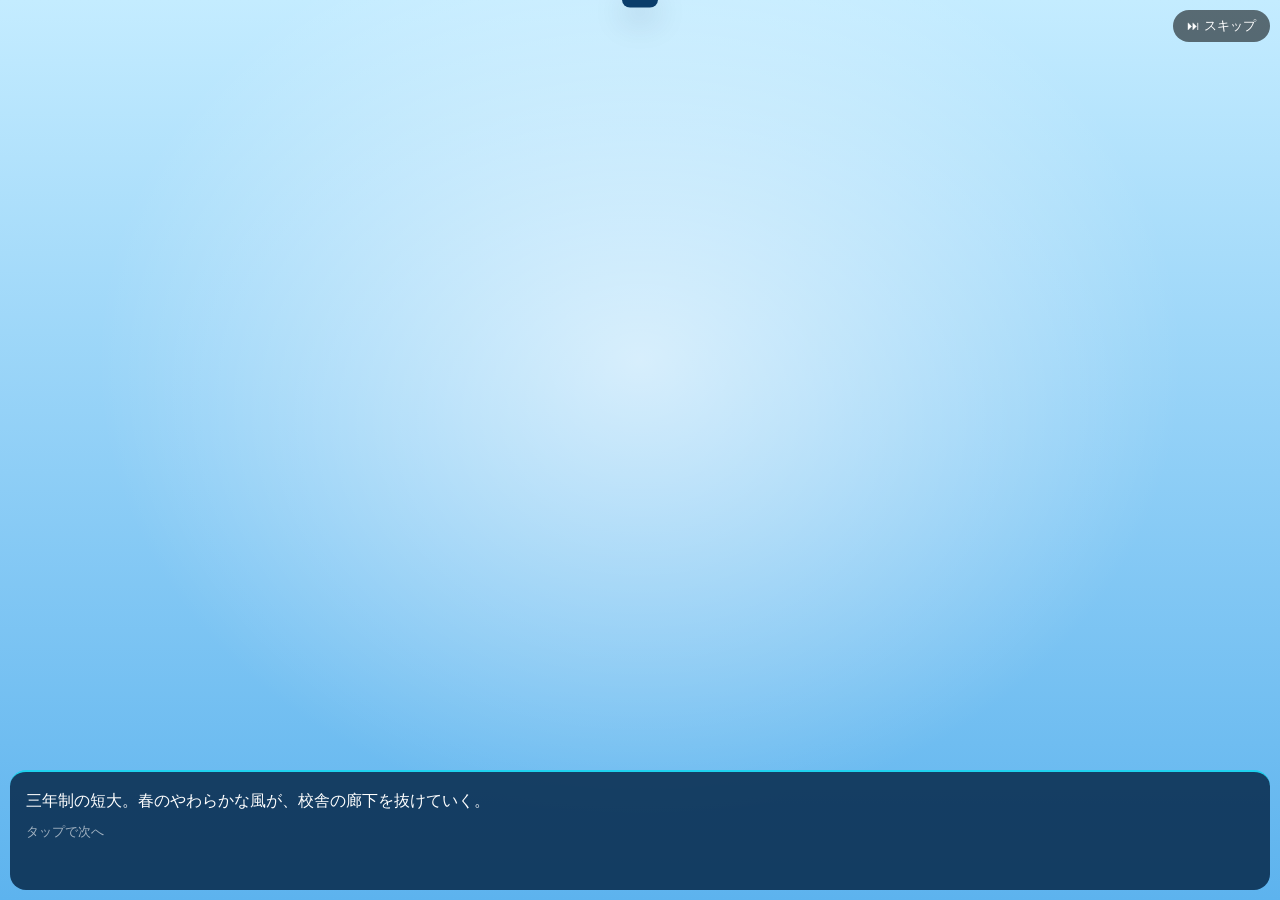
<file: index.html>
<!DOCTYPE html>
<html lang="ja"><head><meta charset="utf-8">
<meta name="viewport" content="width=device-width, initial-scale=1, viewport-fit=cover">
<meta name="theme-color" content="#2a8fe0"><title>女子バレー物語</title>
<link rel="manifest" href="manifest.webmanifest"><link rel="icon" href="icons/icon.svg">
<link rel="stylesheet" href="css/style.css"></head><body><main>
<header class="top"><span class="logo">女子バレー物語</span><span id="wk"></span><span id="ap"></span><span id="pop"></span></header>
<div class="game" id="game">
 <section class="frame stage"><button class="nav l" onclick="step(-1)" aria-label="前の部員">◀</button><button class="nav r" onclick="step(1)" aria-label="次の部員">▶</button>
  <div class="back" id="bgp"></div><div class="name" id="nm"></div><div class="fans" id="fans"></div><div class="pt" id="pt"></div><div class="say" id="say"></div></section>
 <aside class="frame side" id="side"></aside>
</div>
<section class="frame" id="panel"></section>
<nav class="cmd" id="cmd"></nav>
<div id="hist" hidden></div><!-- ログの保管場所（表示はスマホの「ログ」アプリ） -->
</main>
<div id="nv" onclick="Novel.next()"><div class="nvp" id="nvp"></div><div class="nvb"><b id="nvw"></b><p id="nvt"></p><small>タップで次へ</small></div></div>
<div id="bn"><div><span id="bn1"></span><small id="bn2"></small></div></div><div id="toast" role="status"></div>
<script src="js/data.js"></script><script src="js/novels.js"></script><script src="js/engine.js"></script><script src="js/harem.js"></script><script src="js/boss.js"></script><script src="js/phone.js"></script><script src="js/campus.js"></script><script src="js/ogkai.js"></script><script src="js/game.js"></script>
</body></html>
</file>
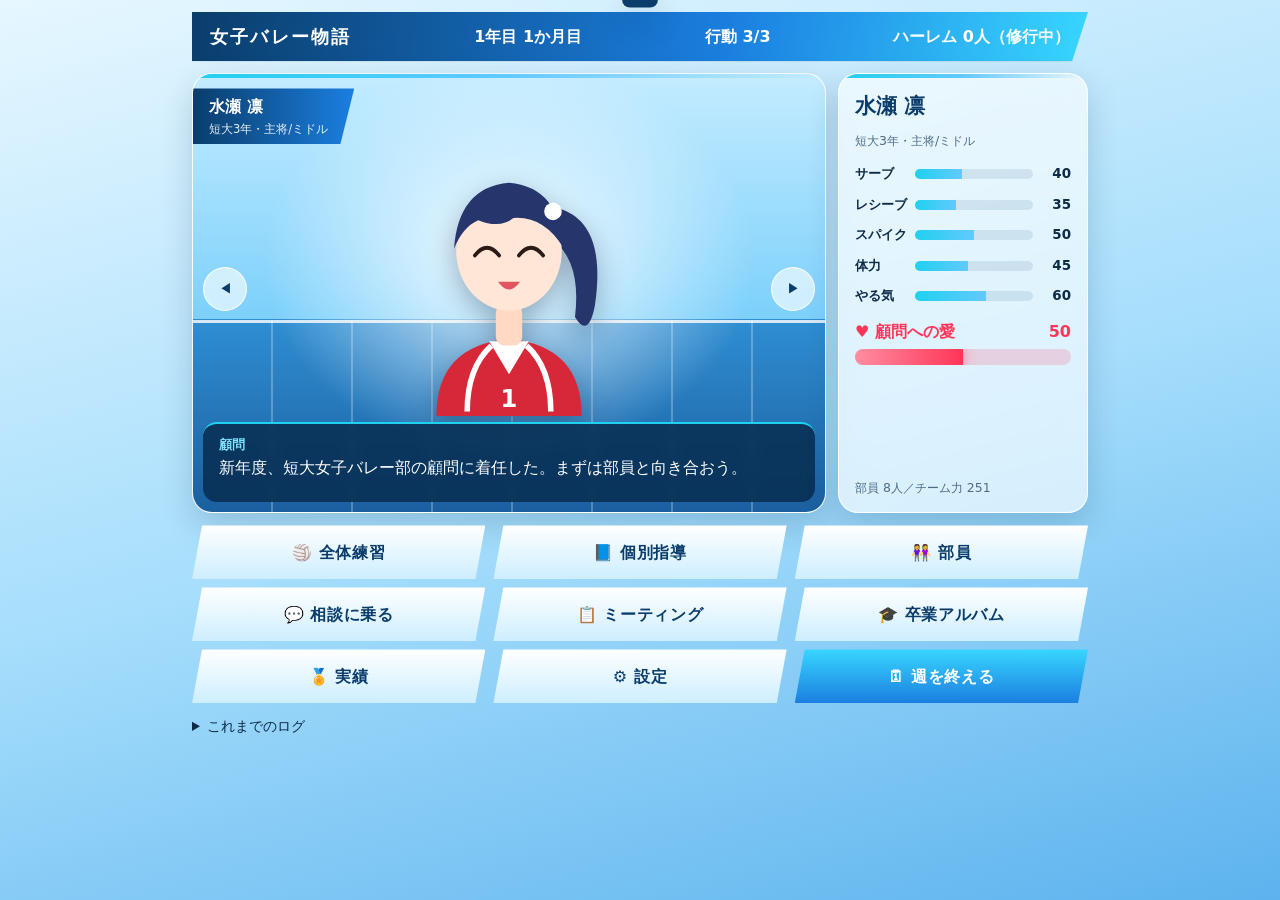
<file: joshi-volley/index.html>
<!DOCTYPE html>
<html lang="ja"><head><meta charset="utf-8">
<meta name="viewport" content="width=device-width, initial-scale=1, viewport-fit=cover">
<meta name="theme-color" content="#2a8fe0"><title>女子バレー物語</title>
<link rel="manifest" href="manifest.webmanifest"><link rel="icon" href="icons/icon.svg">
<link rel="stylesheet" href="css/style.css"></head><body><main>
<header class="top"><span class="logo">女子バレー物語</span><span id="wk"></span><span id="ap"></span><span id="pop"></span></header>
<div class="game" id="game">
 <section class="frame stage"><button class="nav l" onclick="step(-1)" aria-label="前の部員">◀</button><button class="nav r" onclick="step(1)" aria-label="次の部員">▶</button>
  <div class="name" id="nm"></div><div class="pt" id="pt"></div><div class="say" id="say"></div></section>
 <aside class="frame side" id="side"></aside>
</div>
<section class="frame" id="panel"></section>
<nav class="cmd" id="cmd"></nav>
<details><summary>これまでのログ</summary><div id="hist"></div></details>
</main>
<div id="nv" onclick="Novel.next()"><div class="nvp" id="nvp"></div><div class="nvb"><b id="nvw"></b><p id="nvt"></p><small>タップで次へ</small></div></div>
<div id="bn"><div><span id="bn1"></span><small id="bn2"></small></div></div><div id="toast" role="status"></div>
<script src="js/data.js"></script><script src="js/engine.js"></script><script src="js/game.js"></script>
</body></html>
</file>
<file: css/style.css>
/* 水色基調・ガラス調UI。色は :root の変数で一括変更できます */
:root{--sky:#62c9ff;--deep:#0a3d6b;--cyan:#1fd1ee;--love:#ff3558;--ink:#0d2b47;--mute:#4d6c86;--glass:rgba(255,255,255,.62);--edge:rgba(255,255,255,.95);--chip:rgba(10,61,107,.1);--bg:linear-gradient(165deg,#e6f7ff 0%,#a6defc 52%,#5db3ee 100%);--shadow:0 12px 32px rgba(6,40,74,.18);box-sizing:border-box;padding-top:env(safe-area-inset-top,0px);padding-bottom:env(safe-area-inset-bottom,0px)}
@media (prefers-color-scheme:dark){:root:not([data-theme="light"]){--deep:#bfe6ff;--ink:#e8f6ff;--mute:#9cc4e0;--glass:rgba(8,36,68,.66);--edge:rgba(120,200,255,.35);--chip:rgba(150,210,255,.15);--bg:linear-gradient(165deg,#06203a,#0a3560 60%,#0e4a80)}}
:root[data-theme="dark"]{--deep:#bfe6ff;--ink:#e8f6ff;--mute:#9cc4e0;--glass:rgba(8,36,68,.66);--edge:rgba(120,200,255,.35);--chip:rgba(150,210,255,.15);--bg:linear-gradient(165deg,#06203a,#0a3560 60%,#0e4a80)}
*{box-sizing:border-box}body{margin:0;min-height:100vh;background:var(--bg) fixed;color:var(--ink);font-family:"Hiragino Sans","Yu Gothic UI","Noto Sans JP",system-ui,sans-serif;line-height:1.6}
main{max-width:920px;margin:0 auto;padding:12px}
.top{display:flex;justify-content:space-between;align-items:center;gap:8px 16px;flex-wrap:wrap;padding:10px 18px;margin-bottom:12px;color:#fff;font-weight:700;background:linear-gradient(100deg,#0a3d6b,#1b7fe0 60%,#38d6ff);clip-path:polygon(0 0,100% 0,calc(100% - 16px) 100%,0 100%);box-shadow:var(--shadow)}
.logo{font-size:1.15rem;font-weight:900;letter-spacing:.12em}
/* 立ち絵フレームとステータスフレームは同じ .frame で枠を統一 */
.frame{position:relative;overflow:hidden;background:var(--glass);backdrop-filter:blur(12px);-webkit-backdrop-filter:blur(12px);border:1px solid var(--edge);border-radius:20px;box-shadow:var(--shadow)}
.frame:before{content:"";position:absolute;left:0;right:0;top:0;height:4px;z-index:6;background:linear-gradient(90deg,var(--cyan),var(--sky),transparent)}
.game{display:grid;grid-template-columns:1fr 250px;gap:12px;align-items:stretch}
@media(max-width:700px){.game{grid-template-columns:1fr}}
.stage{min-height:580px;background:linear-gradient(#eaf8ff,#b8e4fc)}   /* シンプルな単色グラデーション（床・ライト等の飾りは廃止） */
.pt{position:absolute;left:50%;bottom:96px;width:min(310px,72%);transform:translateX(-50%);z-index:2;filter:drop-shadow(0 10px 14px rgba(6,40,74,.35))}.pt svg,.pt img{width:100%;display:block}
.name{position:absolute;left:0;top:14px;z-index:3;padding:6px 26px 6px 16px;color:#fff;font-weight:800;background:linear-gradient(90deg,#0a3d6b,#1b7fe0);clip-path:polygon(0 0,100% 0,calc(100% - 14px) 100%,0 100%)}.name small{display:block;font-weight:500;font-size:.72rem;opacity:.9}
.say{position:absolute;left:10px;right:10px;bottom:10px;z-index:4;min-height:80px;padding:10px 16px;color:#fff;background:rgba(6,40,74,.8);backdrop-filter:blur(6px);border-radius:14px;border-top:2px solid var(--cyan)}.say b{display:block;font-size:.82rem;color:#7fe3ff}
.nav{position:absolute;top:44%;z-index:3;width:44px;height:44px;border-radius:50%;border:1px solid var(--edge);background:var(--glass);color:var(--deep);cursor:pointer;backdrop-filter:blur(6px)}.nav.l{left:10px}.nav.r{right:10px}
.side{padding:20px 16px 14px;display:flex;flex-direction:column;gap:12px}.side h3{margin:0;font-size:1.3rem;color:var(--deep);line-height:1.2}
.st{display:grid;grid-template-columns:auto 1fr 30px;gap:9px 8px;font-size:.84rem;align-items:center;font-weight:700}.st b{text-align:right}
.t{height:10px;background:var(--chip);border-radius:6px;overflow:hidden}.t i{display:block;height:100%;background:linear-gradient(90deg,var(--cyan),var(--sky))}
.love{display:grid;grid-template-columns:1fr auto;gap:5px 8px;align-items:center;font-weight:800;color:var(--love)}
.lb{grid-column:1/-1;height:16px;border-radius:8px;background:rgba(255,53,88,.18);overflow:hidden}.lb i{display:block;height:100%;background:linear-gradient(90deg,#ff8da0,var(--love));box-shadow:0 0 12px rgba(255,53,88,.6)}
.hint{margin:0;font-size:.78rem;color:var(--mute)}.side .hint:last-child{margin-top:auto}
.cmd{display:grid;grid-template-columns:repeat(3,1fr);gap:8px;margin-top:12px}
.cmd button{font:inherit;font-weight:800;letter-spacing:.04em;color:#0a3d6b;border:0;min-height:54px;padding:10px 8px;cursor:pointer;background:linear-gradient(180deg,#fff,#cdeeff);clip-path:polygon(10px 0,100% 0,calc(100% - 10px) 100%,0 100%);transition:filter .15s,transform .1s}
.cmd button:hover{filter:brightness(1.06) saturate(1.25);transform:translateY(-1px)}.cmd button:focus-visible{background:var(--cyan);color:#fff}
.cmd button.p{color:#fff;background:linear-gradient(180deg,#38d6ff,#1b7fe0)}
#panel{display:none;margin-top:12px;padding:18px 16px 14px}#panel h2{margin:0 0 10px;color:var(--deep);font-size:1.15rem}#panel h3{margin:14px 0 4px;font-size:.95rem;color:var(--deep)}
.ag{display:grid;grid-template-columns:repeat(auto-fill,minmax(230px,1fr));gap:10px}
.ac{display:grid;grid-template-columns:70px 1fr;gap:10px;background:var(--chip);border-radius:12px;padding:8px;font-size:.8rem;border:0;text-align:left;color:var(--ink);font-family:inherit}.ac svg,.ac img{width:70px}.ac b{font-size:.95rem}
button.ac{cursor:pointer}button.ac.on,button.ac:focus-visible{outline:3px solid var(--cyan)}
.ach{display:flex;gap:12px;align-items:center;padding:8px 10px;border-radius:10px;background:var(--chip);margin:5px 0;font-size:.85rem}.ach.lock{opacity:.5}.ach i{font-style:normal;font-size:1.4rem}
.set button,.set label.b{font:inherit;border:1px solid var(--edge);background:var(--chip);color:var(--ink);border-radius:10px;padding:8px 14px;margin:3px 4px 3px 0;cursor:pointer;display:inline-block}
.set input[type=range]{width:min(260px,100%);vertical-align:middle;accent-color:var(--cyan)}
details{margin-top:12px;font-size:.88rem}summary{cursor:pointer}#hist{max-height:180px;overflow:auto}#hist p{margin:3px 0}#hist .big{font-weight:700;color:var(--deep)}#hist .love{color:var(--love)}
#bn{position:fixed;inset:0;z-index:50;display:none;align-items:center;justify-content:center;text-align:center;color:#fff;background:repeating-linear-gradient(115deg,rgba(255,255,255,.08) 0 24px,transparent 24px 48px),linear-gradient(135deg,#0a3d6b,#1b7fe0 55%,#38d6ff)}
#bn.on{display:flex;animation:bn 1.6s forwards}#bn span{display:block;font-size:clamp(2rem,9vw,3.6rem);font-weight:900;letter-spacing:.1em}#bn small{font-size:1rem;letter-spacing:.2em}
@keyframes bn{0%{opacity:0}15%,80%{opacity:1}100%{opacity:0}}
#nv{position:fixed;inset:0;z-index:40;display:none;cursor:pointer;background:radial-gradient(ellipse at 50% 40%,#fff9,#fff0 60%),linear-gradient(#c4ecff,#5db3ee)}#nv.on{display:block}
.nvp{position:absolute;left:50%;bottom:150px;width:min(320px,62vw);transform:translateX(-50%);filter:drop-shadow(0 10px 14px rgba(6,40,74,.35))}.nvp svg,.nvp img{width:100%;display:block}
.nvb{position:absolute;left:10px;right:10px;bottom:calc(10px + env(safe-area-inset-bottom,0px));min-height:120px;padding:12px 16px;color:#fff;background:rgba(6,40,74,.85);border-radius:16px;border-top:2px solid var(--cyan)}.nvb b{color:#7fe3ff}.nvb p{margin:4px 0}.nvb small{opacity:.6}
#toast{position:fixed;left:50%;top:calc(14px + env(safe-area-inset-top,0px));transform:translate(-50%,-140%);transition:transform .3s;z-index:60;background:#0a3d6b;color:#fff;border-radius:20px;padding:8px 18px;font-size:.88rem;box-shadow:var(--shadow)}#toast.on{transform:translate(-50%,0)}
@media (prefers-reduced-motion:reduce){#bn.on{animation:none}#toast,.cmd button{transition:none}}

/* 独占欲(紫)・情欲(桃) のゲージ、顧問パネル */
.love.v{color:#7c4ddb}.love.v .lb{background:rgba(139,92,246,.18)}.love.v .lb i{background:linear-gradient(90deg,#b79cff,#8b5cf6);box-shadow:0 0 12px rgba(139,92,246,.6)}
.love.l{color:#d6338f}.love.l .lb{background:rgba(214,51,143,.18)}.love.l .lb i{background:linear-gradient(90deg,#ff9fd0,#d6338f);box-shadow:0 0 12px rgba(214,51,143,.6)}
.boss{display:grid;grid-template-columns:120px 1fr;gap:16px;align-items:center}.sil svg{width:120px;display:block}
.t.pop i{background:linear-gradient(90deg,#ffb347,#ff6b3d)}span.pop{color:#e0562b;font-weight:900}

.id{font-style:normal;font-size:.62rem;font-weight:500;letter-spacing:.06em;opacity:.55;margin-left:6px}
.set input.txt{font:inherit;padding:8px 12px;border-radius:10px;border:1px solid var(--edge);background:var(--chip);color:var(--ink);width:min(220px,60%)}
.cmd button:disabled{opacity:.45;cursor:not-allowed;filter:grayscale(.4);transform:none}
.ac button.mini{font:inherit;font-size:.78rem;border:1px solid var(--edge);background:var(--glass);color:var(--ink);border-radius:8px;padding:4px 10px;margin-top:4px;cursor:pointer}
.nvb button{font:inherit;margin:6px 6px 0 0;padding:8px 14px;border-radius:10px;border:1px solid var(--cyan);background:rgba(255,255,255,.12);color:#fff;cursor:pointer}.nvb button:disabled{opacity:.4;cursor:not-allowed}.nvb button:hover:not(:disabled){background:var(--cyan);color:#06284a}
.fans{position:absolute;right:12px;top:14px;z-index:3;padding:4px 12px;border-radius:14px;font-size:.78rem;font-weight:800;color:#fff;background:linear-gradient(90deg,#ff6f9a,#ff3558);box-shadow:0 4px 12px rgba(255,53,88,.35)}.fans:empty{display:none}

.back{display:none}   /* 立ち絵の背後に並べる女子は廃止（中身は空） */
/* ノベルで3人以上が登場する場面：立ち絵を横一列に並べる（engine.js の Novel.show が .wide を付ける） */
.nvp.wide{width:min(900px,96vw);height:min(48vh,380px)}
.msrow{display:flex;align-items:flex-end;justify-content:center;gap:2px;width:100%;height:100%}
.msrow>div{flex:1 1 0;min-width:0;max-width:200px;height:100%;display:flex;align-items:flex-end;justify-content:center}
.msrow svg,.msrow img{height:100%;width:auto;max-width:100%;display:block}
</file>
<file: joshi-volley/css/style.css>
/* 水色基調・ガラス調UI。色は :root の変数で一括変更できます */
:root{--sky:#62c9ff;--deep:#0a3d6b;--cyan:#1fd1ee;--love:#ff3558;--ink:#0d2b47;--mute:#4d6c86;--glass:rgba(255,255,255,.62);--edge:rgba(255,255,255,.95);--chip:rgba(10,61,107,.1);--bg:linear-gradient(165deg,#e6f7ff 0%,#a6defc 52%,#5db3ee 100%);--shadow:0 12px 32px rgba(6,40,74,.18);box-sizing:border-box;padding-top:env(safe-area-inset-top,0px);padding-bottom:env(safe-area-inset-bottom,0px)}
@media (prefers-color-scheme:dark){:root:not([data-theme="light"]){--deep:#bfe6ff;--ink:#e8f6ff;--mute:#9cc4e0;--glass:rgba(8,36,68,.66);--edge:rgba(120,200,255,.35);--chip:rgba(150,210,255,.15);--bg:linear-gradient(165deg,#06203a,#0a3560 60%,#0e4a80)}}
:root[data-theme="dark"]{--deep:#bfe6ff;--ink:#e8f6ff;--mute:#9cc4e0;--glass:rgba(8,36,68,.66);--edge:rgba(120,200,255,.35);--chip:rgba(150,210,255,.15);--bg:linear-gradient(165deg,#06203a,#0a3560 60%,#0e4a80)}
*{box-sizing:border-box}body{margin:0;min-height:100vh;background:var(--bg) fixed;color:var(--ink);font-family:"Hiragino Sans","Yu Gothic UI","Noto Sans JP",system-ui,sans-serif;line-height:1.6}
main{max-width:920px;margin:0 auto;padding:12px}
.top{display:flex;justify-content:space-between;align-items:center;gap:8px 16px;flex-wrap:wrap;padding:10px 18px;margin-bottom:12px;color:#fff;font-weight:700;background:linear-gradient(100deg,#0a3d6b,#1b7fe0 60%,#38d6ff);clip-path:polygon(0 0,100% 0,calc(100% - 16px) 100%,0 100%);box-shadow:var(--shadow)}
.logo{font-size:1.15rem;font-weight:900;letter-spacing:.12em}
/* 立ち絵フレームとステータスフレームは同じ .frame で枠を統一 */
.frame{position:relative;overflow:hidden;background:var(--glass);backdrop-filter:blur(12px);-webkit-backdrop-filter:blur(12px);border:1px solid var(--edge);border-radius:20px;box-shadow:var(--shadow)}
.frame:before{content:"";position:absolute;left:0;right:0;top:0;height:4px;z-index:6;background:linear-gradient(90deg,var(--cyan),var(--sky),transparent)}
.game{display:grid;grid-template-columns:1fr 250px;gap:12px;align-items:stretch}
@media(max-width:700px){.game{grid-template-columns:1fr}}
.stage{min-height:440px;background:radial-gradient(ellipse at 50% 42%,rgba(255,255,255,.9),rgba(255,255,255,0) 55%),linear-gradient(#c4ecff 0,#7cd0fb 56%,#2f8ed2 56%,#1b5f9f 100%)}
.stage:after{content:"";position:absolute;inset:56% 0 0;border-top:3px solid rgba(255,255,255,.8);background:repeating-linear-gradient(90deg,transparent 0 78px,rgba(255,255,255,.25) 78px 80px);pointer-events:none}
.pt{position:absolute;left:50%;bottom:96px;width:220px;transform:translateX(-50%);z-index:2;filter:drop-shadow(0 10px 14px rgba(6,40,74,.35))}.pt svg,.pt img{width:100%;display:block}
.name{position:absolute;left:0;top:14px;z-index:3;padding:6px 26px 6px 16px;color:#fff;font-weight:800;background:linear-gradient(90deg,#0a3d6b,#1b7fe0);clip-path:polygon(0 0,100% 0,calc(100% - 14px) 100%,0 100%)}.name small{display:block;font-weight:500;font-size:.72rem;opacity:.9}
.say{position:absolute;left:10px;right:10px;bottom:10px;z-index:4;min-height:80px;padding:10px 16px;color:#fff;background:rgba(6,40,74,.8);backdrop-filter:blur(6px);border-radius:14px;border-top:2px solid var(--cyan)}.say b{display:block;font-size:.82rem;color:#7fe3ff}
.nav{position:absolute;top:44%;z-index:3;width:44px;height:44px;border-radius:50%;border:1px solid var(--edge);background:var(--glass);color:var(--deep);cursor:pointer;backdrop-filter:blur(6px)}.nav.l{left:10px}.nav.r{right:10px}
.side{padding:20px 16px 14px;display:flex;flex-direction:column;gap:12px}.side h3{margin:0;font-size:1.3rem;color:var(--deep);line-height:1.2}
.st{display:grid;grid-template-columns:auto 1fr 30px;gap:9px 8px;font-size:.84rem;align-items:center;font-weight:700}.st b{text-align:right}
.t{height:10px;background:var(--chip);border-radius:6px;overflow:hidden}.t i{display:block;height:100%;background:linear-gradient(90deg,var(--cyan),var(--sky))}
.love{display:grid;grid-template-columns:1fr auto;gap:5px 8px;align-items:center;font-weight:800;color:var(--love)}
.lb{grid-column:1/-1;height:16px;border-radius:8px;background:rgba(255,53,88,.18);overflow:hidden}.lb i{display:block;height:100%;background:linear-gradient(90deg,#ff8da0,var(--love));box-shadow:0 0 12px rgba(255,53,88,.6)}
.hint{margin:0;font-size:.78rem;color:var(--mute)}.side .hint:last-child{margin-top:auto}
.cmd{display:grid;grid-template-columns:repeat(3,1fr);gap:8px;margin-top:12px}
.cmd button{font:inherit;font-weight:800;letter-spacing:.04em;color:#0a3d6b;border:0;min-height:54px;padding:10px 8px;cursor:pointer;background:linear-gradient(180deg,#fff,#cdeeff);clip-path:polygon(10px 0,100% 0,calc(100% - 10px) 100%,0 100%);transition:filter .15s,transform .1s}
.cmd button:hover{filter:brightness(1.06) saturate(1.25);transform:translateY(-1px)}.cmd button:focus-visible{background:var(--cyan);color:#fff}
.cmd button.p{color:#fff;background:linear-gradient(180deg,#38d6ff,#1b7fe0)}
#panel{display:none;margin-top:12px;padding:18px 16px 14px}#panel h2{margin:0 0 10px;color:var(--deep);font-size:1.15rem}#panel h3{margin:14px 0 4px;font-size:.95rem;color:var(--deep)}
.ag{display:grid;grid-template-columns:repeat(auto-fill,minmax(230px,1fr));gap:10px}
.ac{display:grid;grid-template-columns:70px 1fr;gap:10px;background:var(--chip);border-radius:12px;padding:8px;font-size:.8rem;border:0;text-align:left;color:var(--ink);font-family:inherit}.ac svg,.ac img{width:70px}.ac b{font-size:.95rem}
button.ac{cursor:pointer}button.ac.on,button.ac:focus-visible{outline:3px solid var(--cyan)}
.ach{display:flex;gap:12px;align-items:center;padding:8px 10px;border-radius:10px;background:var(--chip);margin:5px 0;font-size:.85rem}.ach.lock{opacity:.5}.ach i{font-style:normal;font-size:1.4rem}
.set button,.set label.b{font:inherit;border:1px solid var(--edge);background:var(--chip);color:var(--ink);border-radius:10px;padding:8px 14px;margin:3px 4px 3px 0;cursor:pointer;display:inline-block}
.set input[type=range]{width:min(260px,100%);vertical-align:middle;accent-color:var(--cyan)}
details{margin-top:12px;font-size:.88rem}summary{cursor:pointer}#hist{max-height:180px;overflow:auto}#hist p{margin:3px 0}#hist .big{font-weight:700;color:var(--deep)}#hist .love{color:var(--love)}
#bn{position:fixed;inset:0;z-index:50;display:none;align-items:center;justify-content:center;text-align:center;color:#fff;background:repeating-linear-gradient(115deg,rgba(255,255,255,.08) 0 24px,transparent 24px 48px),linear-gradient(135deg,#0a3d6b,#1b7fe0 55%,#38d6ff)}
#bn.on{display:flex;animation:bn 1.6s forwards}#bn span{display:block;font-size:clamp(2rem,9vw,3.6rem);font-weight:900;letter-spacing:.1em}#bn small{font-size:1rem;letter-spacing:.2em}
@keyframes bn{0%{opacity:0}15%,80%{opacity:1}100%{opacity:0}}
#nv{position:fixed;inset:0;z-index:40;display:none;cursor:pointer;background:radial-gradient(ellipse at 50% 40%,#fff9,#fff0 60%),linear-gradient(#c4ecff,#5db3ee)}#nv.on{display:block}
.nvp{position:absolute;left:50%;bottom:150px;width:min(250px,60vw);transform:translateX(-50%);filter:drop-shadow(0 10px 14px rgba(6,40,74,.35))}.nvp svg,.nvp img{width:100%;display:block}
.nvb{position:absolute;left:10px;right:10px;bottom:calc(10px + env(safe-area-inset-bottom,0px));min-height:120px;padding:12px 16px;color:#fff;background:rgba(6,40,74,.85);border-radius:16px;border-top:2px solid var(--cyan)}.nvb b{color:#7fe3ff}.nvb p{margin:4px 0}.nvb small{opacity:.6}
#toast{position:fixed;left:50%;top:calc(14px + env(safe-area-inset-top,0px));transform:translate(-50%,-140%);transition:transform .3s;z-index:60;background:#0a3d6b;color:#fff;border-radius:20px;padding:8px 18px;font-size:.88rem;box-shadow:var(--shadow)}#toast.on{transform:translate(-50%,0)}
@media (prefers-reduced-motion:reduce){#bn.on{animation:none}#toast,.cmd button{transition:none}}
</file>
